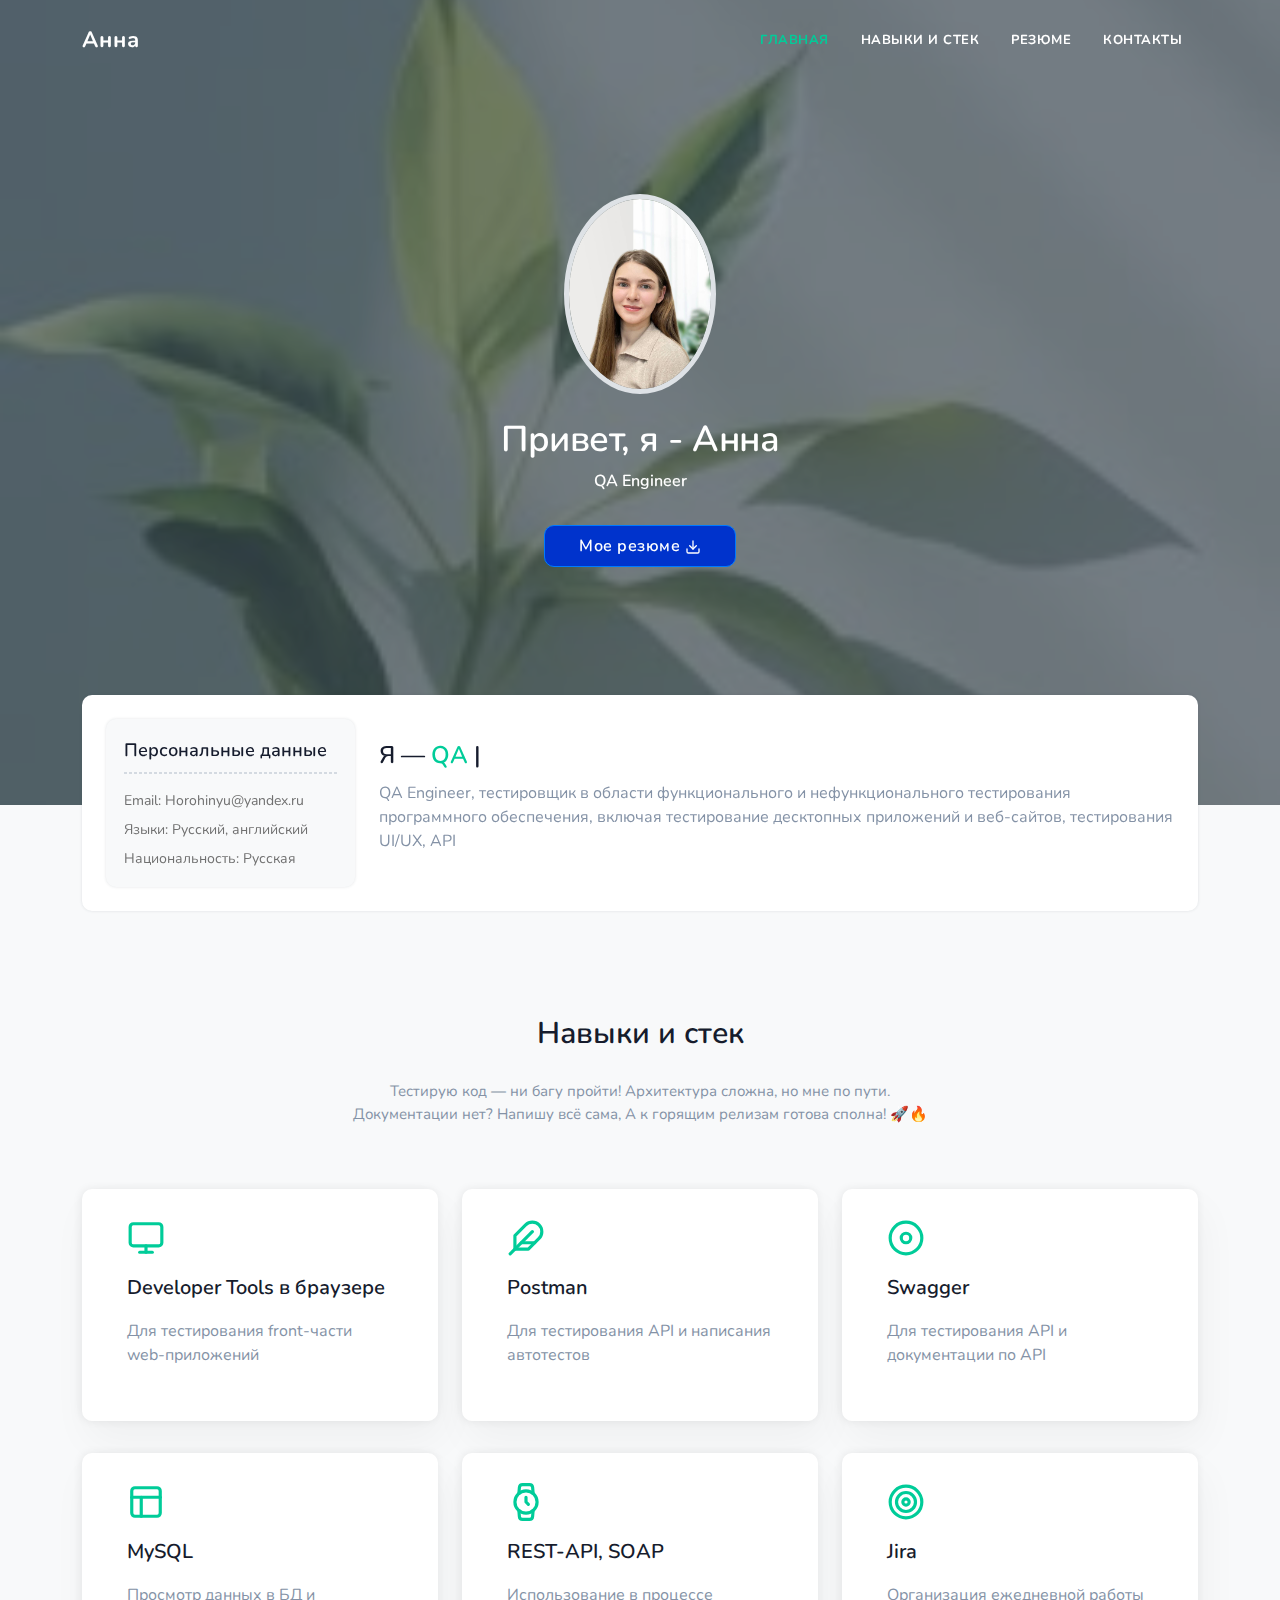
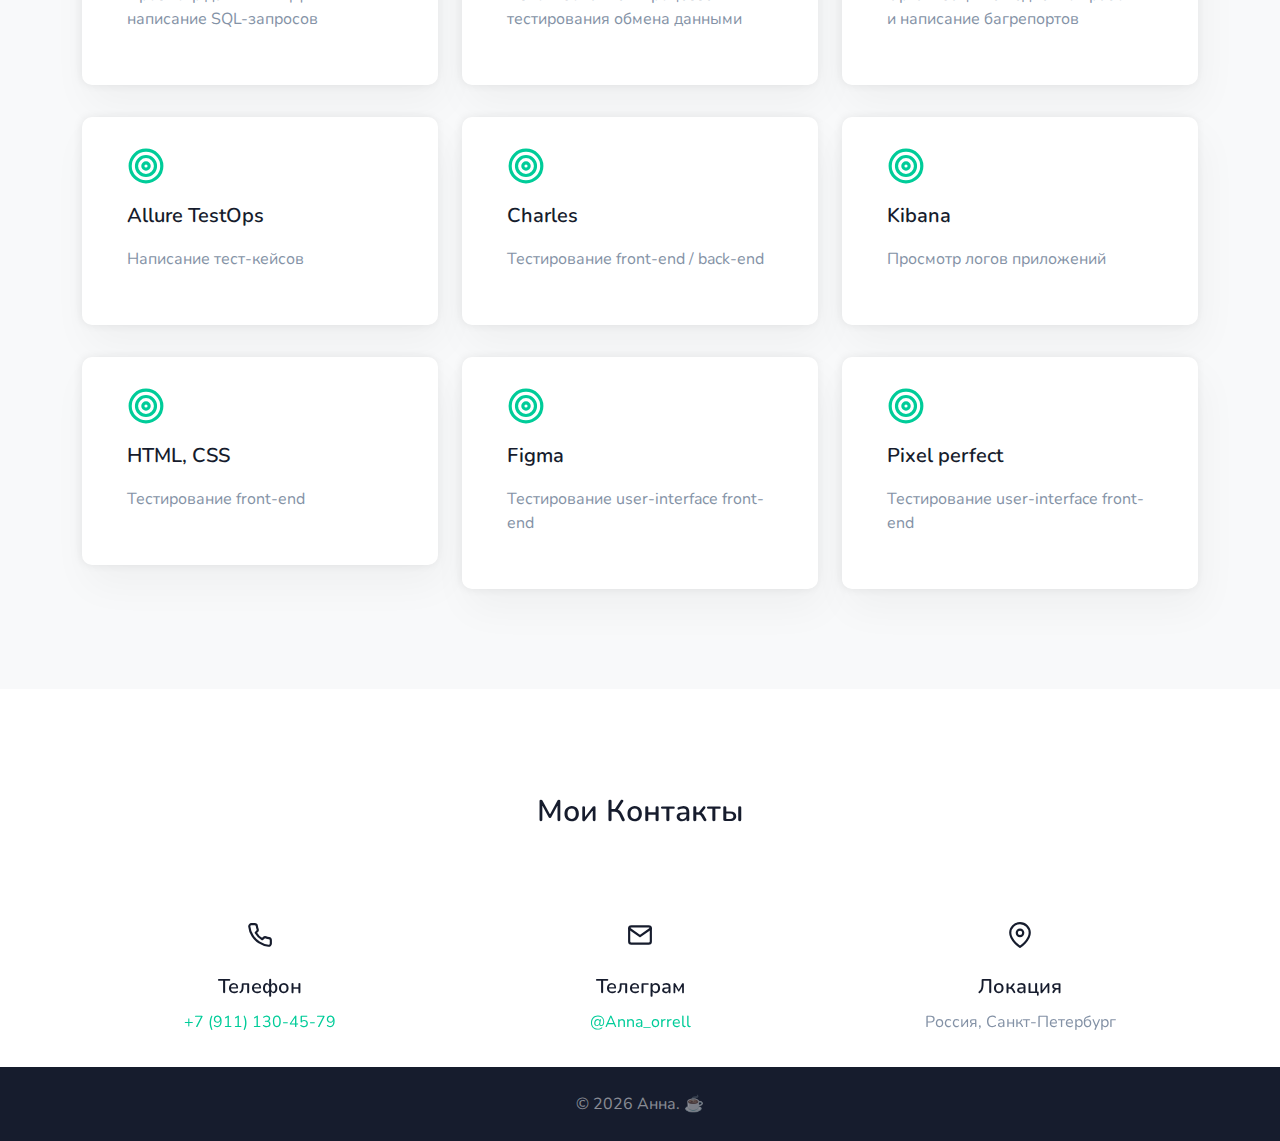
<file: index.html>
<!DOCTYPE html>
<html lang="ru">

<head>
    <meta charset="utf-8"/>
    <title>Сайт-визитка Анны</title>
    <meta name="viewport" content="width=device-width, initial-scale=1.0">
    <!-- favicon -->
    <link rel="shortcut icon" href="images/favicon.png">
    <!-- Bootstrap -->
    <link href="css/bootstrap.min.css" rel="stylesheet" type="text/css"/>
    <!-- MK Lightbox -->
    <link href="css/mklb.css" rel="stylesheet" type="text/css"/>
    <!-- Icons -->
    <link href="css/materialdesignicons.min.css" rel="stylesheet" type="text/css"/>
    <!-- Slider -->
    <link href="css/tiny-slider.css" rel="stylesheet"/>
    <!-- Main css File -->
    <link href="css/style.css" rel="stylesheet" type="text/css" id="theme-opt"/>
    <link href="css/colors/default.css" rel="stylesheet" id="color-opt">
</head>

<body data-bs-spy="scroll" data-bs-offset="20" data-bs-target="#navbar-navlist">
<!-- Loader -->
<div id="preloader">
    <div id="status">
        <div class="spinner">
            <div class="double-bounce1"></div>
            <div class="double-bounce2"></div>
        </div>
    </div>
</div>
<!-- Loader -->

<!-- Navbar Start -->
<nav id="navbar" class="navbar navbar-expand-lg fixed-top navbar-custom navbar-light sticky">
    <div class="container">
        <!-- Logo container-->
        <a class="logo navbar-brand" href="#">Анна</a>

        <button class="navbar-toggler" type="button" data-bs-toggle="collapse" data-bs-target="#navbarCollapse"
                aria-controls="navbarCollapse" aria-expanded="false"
                aria-label="Toggle navigation">
            <i class="mdi mdi-menu"></i>
        </button><!--end button-->

        <div class="collapse navbar-collapse navigation" id="navbarCollapse">
            <ul id="navbar-navlist" class="navbar-nav navbar-nav-link ms-auto">
                <li class="nav-item">
                    <a class="nav-link active" href="#home">Главная</a>
                </li><!--end nav item-->
                <li class="nav-item">
                    <a class="nav-link" href="#services">Навыки и стек</a>
                </li><!--end nav item-->
                <li class="nav-item">
                    <a class="nav-link" href="#Резюме">Резюме</a>
                </li><!--end nav item-->

                <li class="nav-item">
                    <a class="nav-link" href="#contact">Контакты</a>
                </li><!--end nav item-->
            </ul>
        </div>
    </div><!--end container-->
</nav><!--end navbar-->
<!-- Navbar End -->

<!-- Hero Area -->
<div class="hero-area position-relative bg-half-120" style="background-image:url('images/hero-bg.jpg')"
     data-jarallax='{"speed": 0.5}' id="home">
    <div class="bg-overlay"></div>
    <div class="container">
        <div class="row justify-content-center">
            <div class="col-lg-12 col-md-12 align-items-center text-center">
                <div class="title-heading mt-4 pb-60">
                    <img src="images/pal.jpg" class="img-fluid rounded-circle" alt="">
                    <h1 class="heading font-36 text-white mt-4" id="Резюме">Привет, я - Анна</h1>
                    <h6 class="designation mb-3 text-white">QA Engineer</span>
                    </h6>
                    <div class="hero-btn mt-4 pt-2">
                        <a href="images/Анна Орловская.pdf" target="_blank" class="btn btn-primary rounded text-white mb-2"> Мое резюме <i
                                data-feather="download" class="fea icon-sm"></i></a>
                    </div>
                </div>
            </div>
        </div>
    </div>
</div>

<section class="bg-light">
    <div class="container">
        <div class="row">
            <div class="col-lg-12">
                <div class="card public-profile border-0 rounded shadow no-margin" style="z-index: 1;">
                    <div class="card-body">
                        <div class="row align-items-center">
                            <div class="col-lg-3 col-md-4 text-md-start">
                                <!--<img src="images/client/05.jpg" class="avatar avatar-large rounded-circle shadow d-block mx-auto" alt="">-->
                                <div class="about-details key-feature bg-light">
                                    <div class="media-body content">
                                        <h6 class="title mb-2">Персональные данные</h6>
                                        <div class="bor-bottom mt-2 mb-2"></div>
                                        <p class="text-muted mb-2 mt-3 font-14">Email: Horohinyu@yandex.ru</p>
                                        <p class="text-muted mb-2 font-14">Языки: Русский, английский</p>
                                        <p class="text-muted mb-0 font-14">Национальность: Русская</p>
                                    </div>
                                </div>
                            </div>

                            <div class="col-lg-9 col-md-8">
                                <div class="row align-items-end">
                                    <div class="col-md-12 text-md-start mt-4 mt-sm-0">
                                        <h4 class="heading me-2">Я —
                                            <span id="typed" class="text-primary"></span>
                                        </h4>
                                        <p class="text-light-muted mt-2">QA Engineer, тестировщик в области функционального и нефункционального тестирования программного обеспечения,
                                             включая тестирование десктопных приложений и веб-сайтов, тестирования UI/UX, API</p>
                                    </div><!--end col-->
                                </div><!--end row-->
                            </div><!--end col-->
                        </div><!--end row-->
                    </div>
                </div>
            </div><!--end col-->
        </div><!--end row-->
    </div><!--end container-->
</section><!--end section -->


<!-- Service Start -->
<section class="section bg-light" id="services">
    <div class="container">
        <div class="row justify-content-center">
            <div class="col-12 text-center">
                <div class="container-title text-center mb-4 pb-2">
                    <div class="titles">
                        <h2 class="title mb-4">Навыки и стек</h2>
                        <p class="pera-title para-desc-600 text-light-muted mb-0 mx-auto">Тестирую код — ни багу пройти!
                            Архитектура сложна, но мне по пути.
                            Документации нет? Напишу всё сама,
                            А к горящим релизам готова сполна! 🚀🔥</p>
                        <span></span>
                    </div>
                </div>
            </div><!--end col-->
        </div><!--end row-->

        <div class="row">
            <div class="col-lg-4 col-md-6 col-12 mt-4 pt-2">
                <div class="feature-widget text-left rounded">
                    <div class="services-icon text-primary mb-3">
                        <i data-feather="monitor" class="fea icon-md"></i>
                    </div>
                    <div class="services-texts">
                        <h3 class="title mb-3">Developer Tools в браузере</h3>
                        <p class="text-light-muted mb-4">Для тестирования front-части web-приложений</p>
                    </div>
                </div>
            </div>

            <div class="col-lg-4 col-md-6 col-12 mt-4 pt-2">
                <div class="feature-widget text-left rounded">
                    <div class="services-icon text-primary mb-3">
                        <i data-feather="feather" class="fea icon-md"></i>
                    </div>
                    <div class="services-texts">
                        <h3 class="title mb-3">Postman</h3>
                        <p class="text-light-muted mb-4">Для тестирования API и написания автотестов</p>
                    </div>
                </div>
            </div>

            <div class="col-lg-4 col-md-6 col-12 mt-4 pt-2">
                <div class="feature-widget text-left rounded">
                    <div class="services-icon text-primary mb-3">
                        <i data-feather="disc" class="fea icon-md"></i>
                    </div>
                    <div class="services-texts">
                        <h3 class="title mb-3">Swagger</h3>
                        <p class="text-light-muted mb-4">Для тестирования API и документации по API</p>
                    </div>
                </div>
            </div>

            <div class="col-lg-4 col-md-6 col-12 mt-4 pt-2">
                <div class="feature-widget text-left rounded">
                    <div class="services-icon text-primary mb-3">
                        <i data-feather="layout" class="fea icon-md"></i>
                    </div>
                    <div class="services-texts">
                        <h3 class="title mb-3">MySQL</h3>
                        <p class="text-light-muted mb-4">Просмотр данных в БД и написание SQL-запросов</p>
                    </div>
                </div>
            </div>

            <div class="col-lg-4 col-md-6 col-12 mt-4 pt-2">
                <div class="feature-widget text-left rounded">
                    <div class="services-icon text-primary mb-3">
                        <i data-feather="watch" class="fea icon-md"></i>
                    </div>
                    <div class="services-texts">
                        <h3 class="title mb-3">REST-API, SOAP</h3>
                        <p class="text-light-muted mb-4">Использование в процессе тестирования обмена данными</p>
                    </div>
                </div>
            </div>

            <div class="col-lg-4 col-md-6 col-12 mt-4 pt-2">
                <div class="feature-widget text-left rounded">
                    <div class="icon services-icon text-primary mb-3">
                        <i data-feather="target" class="fea icon-md"></i>
                    </div>
                    <div class="services-texts">
                        <h3 class="title mb-3">Jira</h3>
                        <p class="text-light-muted mb-4">Организация ежедневной работы и написание багрепортов</p>
                    </div>
                </div>
            </div>

            <div class="col-lg-4 col-md-6 col-12 mt-4 pt-2">
                <div class="feature-widget text-left rounded">
                    <div class="icon services-icon text-primary mb-3">
                        <i data-feather="target" class="fea icon-md"></i>
                    </div>
                    <div class="services-texts">
                        <h3 class="title mb-3">Allure TestOps</h3>
                        <p class="text-light-muted mb-4">Написание тест-кейсов</p>
                    </div>
                </div>
            </div>
            <div class="col-lg-4 col-md-6 col-12 mt-4 pt-2">
                <div class="feature-widget text-left rounded">
                    <div class="icon services-icon text-primary mb-3">
                        <i data-feather="target" class="fea icon-md"></i>
                    </div>
                    <div class="services-texts">
                        <h3 class="title mb-3">Charles</h3>
                        <p class="text-light-muted mb-4">Тестирование front-end / back-end</p>
                    </div>
                </div>
            </div>
            <div class="col-lg-4 col-md-6 col-12 mt-4 pt-2">
                <div class="feature-widget text-left rounded">
                    <div class="icon services-icon text-primary mb-3">
                        <i data-feather="target" class="fea icon-md"></i>
                    </div>
                    <div class="services-texts">
                        <h3 class="title mb-3">Kibana</h3>
                        <p class="text-light-muted mb-4">Просмотр логов приложений</p>
                    </div>
                </div>
            </div>
            <div class="col-lg-4 col-md-6 col-12 mt-4 pt-2">
                <div class="feature-widget text-left rounded">
                    <div class="icon services-icon text-primary mb-3">
                        <i data-feather="target" class="fea icon-md"></i>
                    </div>
                    <div class="services-texts">
                        <h3 class="title mb-3">HTML, CSS</h3>
                        <p class="text-light-muted mb-4">Тестирование front-end</p>
                    </div>
                </div>
            </div>
            <div class="col-lg-4 col-md-6 col-12 mt-4 pt-2">
                <div class="feature-widget text-left rounded">
                    <div class="icon services-icon text-primary mb-3">
                        <i data-feather="target" class="fea icon-md"></i>
                    </div>
                    <div class="services-texts">
                        <h3 class="title mb-3">Figma</h3>
                        <p class="text-light-muted mb-4">Тестирование user-interface front-end</p>
                    </div>
                </div>
            </div>
            <div class="col-lg-4 col-md-6 col-12 mt-4 pt-2">
                <div class="feature-widget text-left rounded">
                    <div class="icon services-icon text-primary mb-3">
                        <i data-feather="target" class="fea icon-md"></i>
                    </div>
                    <div class="services-texts">
                        <h3 class="title mb-3">Pixel perfect</h3>
                        <p class="text-light-muted mb-4">Тестирование user-interface front-end</p>
                    </div>
                </div>
            </div>


        </div><!-- end row -->
    </div>
</section>
<!-- End Start -->

<!-- Contact Start -->
<section class="section pb-0" id="contact">
    <div class="container">
        <div class="row justify-content-center">
            <div class="col-12 text-center">
                <div class="container-title text-center mb-4 pb-2">
                    <div class="titles">
                        <h2 class="title text-capitalize mb-4">Мои контакты</h2>
                    </div>
                </div>
            </div><!--end col-->
        </div><!--end row-->

        <div class="row">
            <div class="col-md-4 mt-4 pt-2">
                <div class="contact-detail text-center">
                    <div class="icon">
                        <i data-feather="phone" class="fea icon-md"></i>
                    </div>
                    <div class="content mt-4">
                        <h5 class="title">Телефон</h5>
                        <a href="tel:+79111304579" class="text-primary">+7 (911) 130-45-79</a>
                    </div>
                </div>
            </div><!--end col-->

            <div class="col-md-4 mt-4 pt-2">
                <div class="contact-detail text-center">
                    <div class="icon">
                        <i data-feather="mail" class="fea icon-md"></i>
                    </div>
                    <div class="content mt-4">
                        <h5 class="title">Телеграм</h5>
                        <a href="https://t.me/Anna_orrell" class="text-primary">@Anna_orrell</a>
                    </div>
                </div>
            </div><!--end col-->

            <div class="col-md-4 mt-4 pt-2">
                <div class="contact-detail text-center">
                    <div class="icon">
                        <i data-feather="map-pin" class="fea icon-md"></i>
                    </div>
                    <div class="content mt-4">
                        <h5 class="title">Локация</h5>
                        <p class="text-light-muted">Россия, Санкт-Петербург</p>
                    </div>
                </div>
            </div><!--end col-->
        </div><!--end row-->
    </div><!--end container-->
</section><!--end section-->

<footer class="footer footer-bar bg-black">
    <div class="container text-foot text-center">
        <p class="mb-0 text-white-50">©
            <script>document.write(new Date().getFullYear())</script>
            Анна. ☕</p>
    </div><!--end container-->
</footer><!--end footer-->
<!-- Footer End -->

<a href="javascript: void(0);" class="back-to-top btn btn-icon btn-soft-primary" id="back-to-top"
   onclick="topFunction()">
    <i data-feather="arrow-up" class="icons"></i>
</a>
<!-- Back to top -->

<!-- Javascript -->
<script src="js/bootstrap.bundle.min.js"></script>

<!-- Slider -->
<script src="js/tiny-slider.js "></script>
<script src="js/tiny-slider-init.js "></script>

<!-- MK Lightbox -->
<script src="js/mklb.js"></script>

<!-- Contact -->
<script src="js/contact.js"></script>

<!-- Counter init -->
<script src="js/counter.init.js"></script>

<!-- Feather icon -->
<script src="js/feather.min.js"></script>

<!-- Parallax -->
<script src="js/parallax.js"></script>

<!-- Typed -->
<script src="js/typed.js"></script>
<script src="js/typed.init.js"></script>

<!-- Switcher -->
<script src="js/switcher.js"></script>

<!-- Main Js -->
<script src="js/app.js"></script>

</body>
</html>
</file>
<file: css/tiny-slider.css>
.tns-outer{padding:0 !important}.tns-outer [hidden]{display:none !important}.tns-outer [aria-controls],.tns-outer [data-action]{cursor:pointer}.tns-slider{-webkit-transition:all 0s;-moz-transition:all 0s;transition:all 0s}.tns-slider>.tns-item{-webkit-box-sizing:border-box;-moz-box-sizing:border-box;box-sizing:border-box}.tns-horizontal.tns-subpixel{white-space:nowrap}.tns-horizontal.tns-subpixel>.tns-item{display:inline-block;vertical-align:top;white-space:normal}.tns-horizontal.tns-no-subpixel:after{content:'';display:table;clear:both}.tns-horizontal.tns-no-subpixel>.tns-item{float:left}.tns-horizontal.tns-carousel.tns-no-subpixel>.tns-item{margin-right:-100%}.tns-no-calc{position:relative;left:0}.tns-gallery{position:relative;left:0;min-height:1px}.tns-gallery>.tns-item{position:absolute;left:-100%;-webkit-transition:transform 0s, opacity 0s;-moz-transition:transform 0s, opacity 0s;transition:transform 0s, opacity 0s}.tns-gallery>.tns-slide-active{position:relative;left:auto !important}.tns-gallery>.tns-moving{-webkit-transition:all 0.25s;-moz-transition:all 0.25s;transition:all 0.25s}.tns-autowidth{display:inline-block}.tns-lazy-img{-webkit-transition:opacity 0.6s;-moz-transition:opacity 0.6s;transition:opacity 0.6s;opacity:0.6}.tns-lazy-img.tns-complete{opacity:1}.tns-ah{-webkit-transition:height 0s;-moz-transition:height 0s;transition:height 0s}.tns-ovh{overflow:hidden}.tns-visually-hidden{position:absolute;left:-10000em}.tns-transparent{opacity:0;visibility:hidden}.tns-fadeIn{opacity:1;filter:alpha(opacity=100);z-index:0}.tns-normal,.tns-fadeOut{opacity:0;filter:alpha(opacity=0);z-index:-1}.tns-vpfix{white-space:nowrap}.tns-vpfix>div,.tns-vpfix>li{display:inline-block}.tns-t-subp2{margin:0 auto;width:310px;position:relative;height:10px;overflow:hidden}.tns-t-ct{width:2333.3333333%;width:-webkit-calc(100% * 70 / 3);width:-moz-calc(100% * 70 / 3);width:calc(100% * 70 / 3);position:absolute;right:0}.tns-t-ct:after{content:'';display:table;clear:both}.tns-t-ct>div{width:1.4285714%;width:-webkit-calc(100% / 70);width:-moz-calc(100% / 70);width:calc(100% / 70);height:10px;float:left}

/*# sourceMappingURL=sourcemaps/tiny-slider.css.map */
</file>
<file: css/style.css>
@import url("https://fonts.googleapis.com/css?family=Nunito:300,400,600,700&display=swap");
body {
  font-family: "Nunito", sans-serif;
  overflow-x: hidden !important;
  font-size: 16px;
  color: #161c2d;
}

h1, h2, h3, h4, h5, h6,
.h1, .h2, .h3, .h4, .h5, .h6 {
  font-family: "Nunito", sans-serif;
  line-height: 1.5;
  font-weight: 600;
}

::-moz-selection {
  background: rgba(108, 117, 125, 0.9);
  color: #ffffff;
}

::selection {
  background: rgba(108, 117, 125, 0.9);
  color: #ffffff;
}

.pera-title {
  font-size: 15px;
}

a {
  text-decoration: none !important;
}

.bg-overlay {
  background-color: rgba(60, 72, 88, 0.7);
  position: absolute;
  top: 0;
  right: 0;
  left: 0;
  bottom: 0;
  width: 100%;
  height: 100%;
}

.bg-overlay-white {
  background-color: rgba(255, 255, 255, 0.8) !important;
}

.back-to-top {
  z-index: 99;
  position: fixed;
  bottom: 30px;
  right: 30px;
  width: 32px;
  height: 32px;
  line-height: 30px;
  display: none;
  color: #161c2d;
  background-color: #ced4da;
  -webkit-transition: all 0.5s ease;
  transition: all 0.5s ease;
  -webkit-box-shadow: 0 0 3px rgba(22, 28, 45, 0.15);
          box-shadow: 0 0 3px rgba(22, 28, 45, 0.15);
}

.back-to-top:hover {
  background-color: #007bff;
  color: #ffffff;
}

.back-to-top .icons {
  -webkit-transition: all 0.5s ease;
  transition: all 0.5s ease;
  stroke-width: 2;
  height: 14px;
  width: 14px;
}

.btn.btn-icon {
  height: 36px;
  width: 36px;
  line-height: 34px;
  padding: 0;
}

.btn-soft-primary {
  background-color: rgba(0, 123, 255, 0.3) !important;
  border: 1px solid rgba(0, 123, 255, 0.3) !important;
}

.container-title .titles .title {
  color: #161c2d;
  font-weight: 600;
  font-size: 30px;
}

.mt-70 {
  margin-top: 70px;
}

.width-max {
  max-width: 500px;
}

.font-36 {
  font-size: 36px !important;
}

.para-desc-600 {
  max-width: 600px;
}

.zThemes-layout {
  background: url(../images/bg-img.jpg) fixed repeat;
}

.zThemes-layout .zThemesbox {
  background: #ffffff;
  -webkit-box-shadow: 0 0 3px rgba(60, 72, 88, 0.15);
          box-shadow: 0 0 3px rgba(60, 72, 88, 0.15);
  max-width: 1170px;
  margin: 0 auto;
}

.zThemes-layout .boxed-home {
  max-width: 1170px;
  margin: 0 auto;
}

.text-primary {
  color: #007bff !important;
}

.bg-primary {
  background-color: #007bff !important;
}

.text-secondary {
  color: #6c757d !important;
}

.bg-secondary {
  background-color: #6c757d !important;
}

.text-success {
  color: #28a745 !important;
}

.bg-success {
  background-color: #28a745 !important;
}

.text-info {
  color: #17a2b8 !important;
}

.bg-info {
  background-color: #17a2b8 !important;
}

.text-warning {
  color: #ffc107 !important;
}

.bg-warning {
  background-color: #ffc107 !important;
}

.text-danger {
  color: #dc3545 !important;
}

.bg-danger {
  background-color: #dc3545 !important;
}

.text-dark {
  color: #343a40 !important;
}

.bg-dark {
  background-color: #343a40 !important;
}

.text-muted {
  color: #707070 !important;
}

.bg-muted {
  background-color: #707070 !important;
}

.text-light {
  color: #f8f9fa !important;
}

.bg-light {
  background-color: #f8f9fa !important;
}

.text-light-muted {
  color: #8492a6 !important;
}

.bg-light-muted {
  background-color: #8492a6 !important;
}

.text-body-bg {
  color: #f5f5f5 !important;
}

.bg-body-bg {
  background-color: #f5f5f5 !important;
}

.text-black {
  color: #161c2d !important;
}

.bg-black {
  background-color: #161c2d !important;
}

.text-white {
  color: #ffffff !important;
}

.bg-white {
  background-color: #ffffff !important;
}

.section {
  padding-top: 100px;
  padding-bottom: 100px;
  position: relative;
}

.bg-light {
  background: #f6f7fa;
  opacity: 1;
}

.rounded {
  border-radius: 10px !important;
}

.rounded-top {
  border-top-left-radius: 10px !important;
  border-top-right-radius: 10px !important;
}

.fea.icon-md {
  height: 26px;
  width: 26px;
}

.font-14 {
  font-size: 14px;
}

.font-weight-600 {
  font-weight: 600;
}

.sticky-sidebar {
  position: -webkit-sticky;
  position: sticky;
  top: 80px;
}

.row > * {
  position: relative;
}

.btn {
  font-weight: 600;
  border-radius: 6px;
  padding: 8px 34px;
  -webkit-transition: all 0.5s;
  transition: all 0.5s;
  letter-spacing: 0.5px;
  -webkit-box-shadow: none !important;
          box-shadow: none !important;
  outline: none;
  text-decoration: none;
  -webkit-transition: all 0.3s;
  transition: all 0.3s;
}

.btn:focus {
  -webkit-box-shadow: none !important;
          box-shadow: none !important;
}

.btn:hover {
  -webkit-transform: translateY(-2px);
          transform: translateY(-2px);
  -webkit-transition: all 0.5s;
  transition: all 0.5s;
}

.btn.btn-lg {
  padding: 10px 22px !important;
  font-size: 18px !important;
}

.btn.btn-sm {
  padding: 8px 16px !important;
  font-size: 14px !important;
}

.btn.btn-primary {
  background-color: #007bff;
  border: 1px solid #007bff;
  color: #ffffff;
  -webkit-box-shadow: 0 16px 16px -8px rgba(22, 28, 45, 0.16);
          box-shadow: 0 16px 16px -8px rgba(22, 28, 45, 0.16);
}

.btn.btn-primary:hover, .btn.btn-primary:focus, .btn.btn-primary.focus, .btn.btn-primary:active, .btn.btn-primary.active {
  background-color: #0074f0;
  border: 1px solid #0074f0;
  color: #ffffff !important;
}

.btn.btn-outline-primary {
  border: 1px solid #007bff;
  color: #007bff;
}

.btn.btn-outline-primary:hover, .btn.btn-outline-primary:focus, .btn.btn-outline-primary.focus, .btn.btn-outline-primary:active, .btn.btn-outline-primary.active {
  background-color: #007bff;
  border: 1px solid #007bff;
  -webkit-box-shadow: 0 3px 10px rgba(0, 123, 255, 0.5);
          box-shadow: 0 3px 10px rgba(0, 123, 255, 0.5);
  color: #ffffff;
}

.btn.btn-secondary {
  background-color: #6c757d;
  border: 1px solid #6c757d;
  color: #ffffff;
  -webkit-box-shadow: 0 16px 16px -8px rgba(22, 28, 45, 0.16);
          box-shadow: 0 16px 16px -8px rgba(22, 28, 45, 0.16);
}

.btn.btn-secondary:hover, .btn.btn-secondary:focus, .btn.btn-secondary.focus, .btn.btn-secondary:active, .btn.btn-secondary.active {
  background-color: #656d75;
  border: 1px solid #656d75;
  color: #ffffff !important;
}

.btn.btn-outline-secondary {
  border: 1px solid #6c757d;
  color: #6c757d;
}

.btn.btn-outline-secondary:hover, .btn.btn-outline-secondary:focus, .btn.btn-outline-secondary.focus, .btn.btn-outline-secondary:active, .btn.btn-outline-secondary.active {
  background-color: #6c757d;
  border: 1px solid #6c757d;
  -webkit-box-shadow: 0 3px 10px rgba(108, 117, 125, 0.5);
          box-shadow: 0 3px 10px rgba(108, 117, 125, 0.5);
  color: #ffffff;
}

.btn.btn-success {
  background-color: #28a745;
  border: 1px solid #28a745;
  color: #ffffff;
  -webkit-box-shadow: 0 16px 16px -8px rgba(22, 28, 45, 0.16);
          box-shadow: 0 16px 16px -8px rgba(22, 28, 45, 0.16);
}

.btn.btn-success:hover, .btn.btn-success:focus, .btn.btn-success.focus, .btn.btn-success:active, .btn.btn-success.active {
  background-color: #259b40;
  border: 1px solid #259b40;
  color: #ffffff !important;
}

.btn.btn-outline-success {
  border: 1px solid #28a745;
  color: #28a745;
}

.btn.btn-outline-success:hover, .btn.btn-outline-success:focus, .btn.btn-outline-success.focus, .btn.btn-outline-success:active, .btn.btn-outline-success.active {
  background-color: #28a745;
  border: 1px solid #28a745;
  -webkit-box-shadow: 0 3px 10px rgba(40, 167, 69, 0.5);
          box-shadow: 0 3px 10px rgba(40, 167, 69, 0.5);
  color: #ffffff;
}

.btn.btn-info {
  background-color: #17a2b8;
  border: 1px solid #17a2b8;
  color: #ffffff;
  -webkit-box-shadow: 0 16px 16px -8px rgba(22, 28, 45, 0.16);
          box-shadow: 0 16px 16px -8px rgba(22, 28, 45, 0.16);
}

.btn.btn-info:hover, .btn.btn-info:focus, .btn.btn-info.focus, .btn.btn-info:active, .btn.btn-info.active {
  background-color: #1596aa;
  border: 1px solid #1596aa;
  color: #ffffff !important;
}

.btn.btn-outline-info {
  border: 1px solid #17a2b8;
  color: #17a2b8;
}

.btn.btn-outline-info:hover, .btn.btn-outline-info:focus, .btn.btn-outline-info.focus, .btn.btn-outline-info:active, .btn.btn-outline-info.active {
  background-color: #17a2b8;
  border: 1px solid #17a2b8;
  -webkit-box-shadow: 0 3px 10px rgba(23, 162, 184, 0.5);
          box-shadow: 0 3px 10px rgba(23, 162, 184, 0.5);
  color: #ffffff;
}

.btn.btn-warning {
  background-color: #ffc107;
  border: 1px solid #ffc107;
  color: #ffffff;
  -webkit-box-shadow: 0 16px 16px -8px rgba(22, 28, 45, 0.16);
          box-shadow: 0 16px 16px -8px rgba(22, 28, 45, 0.16);
}

.btn.btn-warning:hover, .btn.btn-warning:focus, .btn.btn-warning.focus, .btn.btn-warning:active, .btn.btn-warning.active {
  background-color: #f7b900;
  border: 1px solid #f7b900;
  color: #ffffff !important;
}

.btn.btn-outline-warning {
  border: 1px solid #ffc107;
  color: #ffc107;
}

.btn.btn-outline-warning:hover, .btn.btn-outline-warning:focus, .btn.btn-outline-warning.focus, .btn.btn-outline-warning:active, .btn.btn-outline-warning.active {
  background-color: #ffc107;
  border: 1px solid #ffc107;
  -webkit-box-shadow: 0 3px 10px rgba(255, 193, 7, 0.5);
          box-shadow: 0 3px 10px rgba(255, 193, 7, 0.5);
  color: #ffffff;
}

.btn.btn-danger {
  background-color: #dc3545;
  border: 1px solid #dc3545;
  color: #ffffff;
  -webkit-box-shadow: 0 16px 16px -8px rgba(22, 28, 45, 0.16);
          box-shadow: 0 16px 16px -8px rgba(22, 28, 45, 0.16);
}

.btn.btn-danger:hover, .btn.btn-danger:focus, .btn.btn-danger.focus, .btn.btn-danger:active, .btn.btn-danger.active {
  background-color: #da2839;
  border: 1px solid #da2839;
  color: #ffffff !important;
}

.btn.btn-outline-danger {
  border: 1px solid #dc3545;
  color: #dc3545;
}

.btn.btn-outline-danger:hover, .btn.btn-outline-danger:focus, .btn.btn-outline-danger.focus, .btn.btn-outline-danger:active, .btn.btn-outline-danger.active {
  background-color: #dc3545;
  border: 1px solid #dc3545;
  -webkit-box-shadow: 0 3px 10px rgba(220, 53, 69, 0.5);
          box-shadow: 0 3px 10px rgba(220, 53, 69, 0.5);
  color: #ffffff;
}

.btn.btn-dark {
  background-color: #343a40;
  border: 1px solid #343a40;
  color: #ffffff;
  -webkit-box-shadow: 0 16px 16px -8px rgba(22, 28, 45, 0.16);
          box-shadow: 0 16px 16px -8px rgba(22, 28, 45, 0.16);
}

.btn.btn-dark:hover, .btn.btn-dark:focus, .btn.btn-dark.focus, .btn.btn-dark:active, .btn.btn-dark.active {
  background-color: #2d3238;
  border: 1px solid #2d3238;
  color: #ffffff !important;
}

.btn.btn-outline-dark {
  border: 1px solid #343a40;
  color: #343a40;
}

.btn.btn-outline-dark:hover, .btn.btn-outline-dark:focus, .btn.btn-outline-dark.focus, .btn.btn-outline-dark:active, .btn.btn-outline-dark.active {
  background-color: #343a40;
  border: 1px solid #343a40;
  -webkit-box-shadow: 0 3px 10px rgba(52, 58, 64, 0.5);
          box-shadow: 0 3px 10px rgba(52, 58, 64, 0.5);
  color: #ffffff;
}

.btn.btn-muted {
  background-color: #707070;
  border: 1px solid #707070;
  color: #ffffff;
  -webkit-box-shadow: 0 16px 16px -8px rgba(22, 28, 45, 0.16);
          box-shadow: 0 16px 16px -8px rgba(22, 28, 45, 0.16);
}

.btn.btn-muted:hover, .btn.btn-muted:focus, .btn.btn-muted.focus, .btn.btn-muted:active, .btn.btn-muted.active {
  background-color: #686868;
  border: 1px solid #686868;
  color: #ffffff !important;
}

.btn.btn-outline-muted {
  border: 1px solid #707070;
  color: #707070;
}

.btn.btn-outline-muted:hover, .btn.btn-outline-muted:focus, .btn.btn-outline-muted.focus, .btn.btn-outline-muted:active, .btn.btn-outline-muted.active {
  background-color: #707070;
  border: 1px solid #707070;
  -webkit-box-shadow: 0 3px 10px rgba(112, 112, 112, 0.5);
          box-shadow: 0 3px 10px rgba(112, 112, 112, 0.5);
  color: #ffffff;
}

.btn.btn-light {
  background-color: #f8f9fa;
  border: 1px solid #f8f9fa;
  color: #ffffff;
  -webkit-box-shadow: 0 16px 16px -8px rgba(22, 28, 45, 0.16);
          box-shadow: 0 16px 16px -8px rgba(22, 28, 45, 0.16);
}

.btn.btn-light:hover, .btn.btn-light:focus, .btn.btn-light.focus, .btn.btn-light:active, .btn.btn-light.active {
  background-color: #eff1f4;
  border: 1px solid #eff1f4;
  color: #ffffff !important;
}

.btn.btn-outline-light {
  border: 1px solid #f8f9fa;
  color: #f8f9fa;
}

.btn.btn-outline-light:hover, .btn.btn-outline-light:focus, .btn.btn-outline-light.focus, .btn.btn-outline-light:active, .btn.btn-outline-light.active {
  background-color: #f8f9fa;
  border: 1px solid #f8f9fa;
  -webkit-box-shadow: 0 3px 10px rgba(248, 249, 250, 0.5);
          box-shadow: 0 3px 10px rgba(248, 249, 250, 0.5);
  color: #ffffff;
}

.btn.btn-light-muted {
  background-color: #8492a6;
  border: 1px solid #8492a6;
  color: #ffffff;
  -webkit-box-shadow: 0 16px 16px -8px rgba(22, 28, 45, 0.16);
          box-shadow: 0 16px 16px -8px rgba(22, 28, 45, 0.16);
}

.btn.btn-light-muted:hover, .btn.btn-light-muted:focus, .btn.btn-light-muted.focus, .btn.btn-light-muted:active, .btn.btn-light-muted.active {
  background-color: #7b8aa0;
  border: 1px solid #7b8aa0;
  color: #ffffff !important;
}

.btn.btn-outline-light-muted {
  border: 1px solid #8492a6;
  color: #8492a6;
}

.btn.btn-outline-light-muted:hover, .btn.btn-outline-light-muted:focus, .btn.btn-outline-light-muted.focus, .btn.btn-outline-light-muted:active, .btn.btn-outline-light-muted.active {
  background-color: #8492a6;
  border: 1px solid #8492a6;
  -webkit-box-shadow: 0 3px 10px rgba(132, 146, 166, 0.5);
          box-shadow: 0 3px 10px rgba(132, 146, 166, 0.5);
  color: #ffffff;
}

.btn.btn-body-bg {
  background-color: #f5f5f5;
  border: 1px solid #f5f5f5;
  color: #ffffff;
  -webkit-box-shadow: 0 16px 16px -8px rgba(22, 28, 45, 0.16);
          box-shadow: 0 16px 16px -8px rgba(22, 28, 45, 0.16);
}

.btn.btn-body-bg:hover, .btn.btn-body-bg:focus, .btn.btn-body-bg.focus, .btn.btn-body-bg:active, .btn.btn-body-bg.active {
  background-color: #ededed;
  border: 1px solid #ededed;
  color: #ffffff !important;
}

.btn.btn-outline-body-bg {
  border: 1px solid #f5f5f5;
  color: #f5f5f5;
}

.btn.btn-outline-body-bg:hover, .btn.btn-outline-body-bg:focus, .btn.btn-outline-body-bg.focus, .btn.btn-outline-body-bg:active, .btn.btn-outline-body-bg.active {
  background-color: #f5f5f5;
  border: 1px solid #f5f5f5;
  -webkit-box-shadow: 0 3px 10px rgba(245, 245, 245, 0.5);
          box-shadow: 0 3px 10px rgba(245, 245, 245, 0.5);
  color: #ffffff;
}

.btn.btn-black {
  background-color: #161c2d;
  border: 1px solid #161c2d;
  color: #ffffff;
  -webkit-box-shadow: 0 16px 16px -8px rgba(22, 28, 45, 0.16);
          box-shadow: 0 16px 16px -8px rgba(22, 28, 45, 0.16);
}

.btn.btn-black:hover, .btn.btn-black:focus, .btn.btn-black.focus, .btn.btn-black:active, .btn.btn-black.active {
  background-color: #111623;
  border: 1px solid #111623;
  color: #ffffff !important;
}

.btn.btn-outline-black {
  border: 1px solid #161c2d;
  color: #161c2d;
}

.btn.btn-outline-black:hover, .btn.btn-outline-black:focus, .btn.btn-outline-black.focus, .btn.btn-outline-black:active, .btn.btn-outline-black.active {
  background-color: #161c2d;
  border: 1px solid #161c2d;
  -webkit-box-shadow: 0 3px 10px rgba(22, 28, 45, 0.5);
          box-shadow: 0 3px 10px rgba(22, 28, 45, 0.5);
  color: #ffffff;
}

.btn.btn-white {
  background-color: #ffffff;
  border: 1px solid #ffffff;
  color: #ffffff;
  -webkit-box-shadow: 0 16px 16px -8px rgba(22, 28, 45, 0.16);
          box-shadow: 0 16px 16px -8px rgba(22, 28, 45, 0.16);
}

.btn.btn-white:hover, .btn.btn-white:focus, .btn.btn-white.focus, .btn.btn-white:active, .btn.btn-white.active {
  background-color: #f7f7f7;
  border: 1px solid #f7f7f7;
  color: #ffffff !important;
}

.btn.btn-outline-white {
  border: 1px solid #ffffff;
  color: #ffffff;
}

.btn.btn-outline-white:hover, .btn.btn-outline-white:focus, .btn.btn-outline-white.focus, .btn.btn-outline-white:active, .btn.btn-outline-white.active {
  background-color: #ffffff;
  border: 1px solid #ffffff;
  -webkit-box-shadow: 0 3px 10px rgba(255, 255, 255, 0.5);
          box-shadow: 0 3px 10px rgba(255, 255, 255, 0.5);
  color: #ffffff;
}

.btn.btn-light {
  background-color: #f8f9fa;
  border: 1px solid #f8f9fa;
  color: #343a40 !important;
}

.btn.btn-light:hover, .btn.btn-light:focus, .btn.btn-light.focus, .btn.btn-light:active, .btn.btn-light.active {
  background-color: white;
  border: 1px solid white;
  -webkit-box-shadow: 0 0 0 2px rgba(248, 249, 250, 0.08);
          box-shadow: 0 0 0 2px rgba(248, 249, 250, 0.08);
  color: #343a40 !important;
}

.btn.btn-outline-primary {
  border: 1px solid #007bff;
  color: #007bff;
}

.btn.btn-outline-primary:hover, .btn.btn-outline-primary:focus, .btn.btn-outline-primary.focus, .btn.btn-outline-primary:active, .btn.btn-outline-primary.active {
  background-color: #007bff;
  border: 1px solid #007bff;
  color: #ffffff !important;
}

.btn .btn-primary {
  color: #ffffff;
  background-color: #007bff;
  border: 1px solid #007bff;
  color: #ffffff !important;
  -webkit-box-shadow: 0 3px 5px 0 rgba(229, 75, 75, 0.3);
          box-shadow: 0 3px 5px 0 rgba(229, 75, 75, 0.3);
}

.btn .btn-primary:hover, .btn .btn-primary:focus, .btn .btn-primary:active, .btn .btn-primary.active, .btn .btn-primary.focus,
.btn .btn-primary .open > .dropdown-toggle.btn-custom {
  outline: none;
  text-decoration: none;
  color: #ffffff;
}

#preloader {
  position: fixed;
  top: 0;
  left: 0;
  right: 0;
  bottom: 0;
  background-color: #007bff;
  z-index: 9999999;
}

#preloader #status {
  position: absolute;
  left: 0;
  right: 0;
  top: 50%;
  -webkit-transform: translateY(-50%);
          transform: translateY(-50%);
}

#preloader .spinner {
  width: 40px;
  height: 40px;
  position: relative;
  margin: 100px auto;
}

#preloader .double-bounce1,
#preloader .double-bounce2 {
  width: 100%;
  height: 100%;
  border-radius: 50%;
  background-color: #ffffff;
  opacity: 0.6;
  position: absolute;
  top: 0;
  left: 0;
  -webkit-animation: sk-bounce 2.0s infinite ease-in-out;
          animation: sk-bounce 2.0s infinite ease-in-out;
}

#preloader #status .spinner .double-bounce2 {
  -webkit-animation-delay: -1.0s;
          animation-delay: -1.0s;
}

@-webkit-keyframes sk-bounce {
  0%, 100% {
    -webkit-transform: scale(0);
            transform: scale(0);
  }
  50% {
    -webkit-transform: scale(1);
            transform: scale(1);
  }
}

@keyframes sk-bounce {
  0%, 100% {
    -webkit-transform: scale(0);
            transform: scale(0);
  }
  50% {
    -webkit-transform: scale(1);
            transform: scale(1);
  }
}

.navbar-custom {
  z-index: 999;
  padding: 20px 0px;
  background-color: transparent;
  border: 0;
  -webkit-transition: all .5s ease;
  transition: all .5s ease;
}

.navbar-custom .logo {
  float: left;
  color: #343a40;
  font-weight: 700;
  font-size: 22px;
  padding: 0px 0;
  letter-spacing: 1px;
}

.navbar-custom .navigation .nav-item .nav-link {
  color: #343a40;
  font-size: 13px;
  background-color: transparent !important;
  margin: 0 8px;
  letter-spacing: 0.5px;
  line-height: 24px;
  font-weight: 700;
  text-transform: uppercase;
  -webkit-transition: all 0.5s;
  transition: all 0.5s;
  font-family: "Nunito", sans-serif;
}

.navbar-custom .navigation .nav-item .nav-link:hover, .navbar-custom .navigation .nav-item .nav-link:focus, .navbar-custom .navigation .nav-item .nav-link.active {
  color: #007bff;
}

.navbar-custom .navigation .dropdown {
  position: relative;
  -webkit-transition: all 0.2s ease;
  transition: all 0.2s ease;
}

.navbar-custom .navigation .dropdown .dropdown-menu {
  -webkit-box-shadow: 0 10px 25px rgba(60, 72, 88, 0.15);
          box-shadow: 0 10px 25px rgba(60, 72, 88, 0.15);
  top: 100%;
  z-index: 1000;
  padding: 16px 0;
  list-style: none;
  min-width: 180px;
  font-weight: 500;
  border: none;
  opacity: 1;
  margin-top: 0px;
  background-color: #ffffff;
}

.navbar-custom .navigation .dropdown .dropdown-item {
  padding: 10px 10px;
  -webkit-transition: all 0.2s ease;
  transition: all 0.2s ease;
  display: block;
  clear: both;
  font-size: 12px;
  text-transform: uppercase;
  letter-spacing: 0.04em;
  font-weight: 700;
  color: #343a40;
}

.navbar-custom .navigation .dropdown .dropdown-item:hover, .navbar-custom .navigation .dropdown .dropdown-item:focus {
  background-color: transparent;
  color: #007bff;
}

.navbar-custom .navigation .navbar-nav-link .nav-item .nav-link {
  color: #ffffff;
}

.navbar-custom .navbar-toggler {
  color: #343a40;
  font-size: 30px;
  padding: 0px;
  border: none;
}

.navbar-custom .nav-social {
  margin-left: 25px;
}

.navbar-custom .nav-social li a {
  color: #007bff !important;
  font-size: 18px;
}

.navbar-custom .navbar-brand {
  color: #ffffff !important;
}

.nav-sticky.navbar-custom {
  margin-top: 0px;
  padding: 20px 0px;
  background-color: #ffffff;
  -webkit-box-shadow: 0 10px 33px rgba(0, 0, 0, 0.1);
          box-shadow: 0 10px 33px rgba(0, 0, 0, 0.1);
}

.nav-sticky.navbar-custom .logo {
  color: #343a40 !important;
}

.nav-sticky.navbar-custom .navigation .nav-item .nav-link {
  color: #343a40;
}

.nav-sticky.navbar-custom .navigation .nav-item .nav-link:hover, .nav-sticky.navbar-custom .navigation .nav-item .nav-link:active, .nav-sticky.navbar-custom .navigation .nav-item .nav-link:focus, .nav-sticky.navbar-custom .navigation .nav-item .nav-link.active {
  color: #007bff;
}

.navbar-custom .navbar-nav .dropdown:hover .dropdown-menu,
.navbar-custom .navbar-nav .dropdown:focus .dropdown-menu {
  display: block;
}

button:not(:disabled) {
  outline: none;
  border: 0;
}

@media (max-width: 768px) {
  .navbar-custom .container {
    width: 90%;
  }
}

@media (max-width: 991px) {
  .navbar-custom {
    background-color: #ffffff !important;
  }
  .navbar-custom .logo {
    color: #343a40 !important;
  }
  .navbar-custom .navbar-nav .nav-item .nav-link {
    color: #343a40 !important;
  }
}

@media (max-width: 1023px) {
  .navbar-custom .nav-social {
    display: none;
  }
}

.bg-half-120 {
  padding: 170px 0;
  background-size: cover;
  -ms-flex-item-align: center;
  -ms-grid-row-align: center;
  align-self: center;
  position: relative;
  background-position: center center;
}

.title-heading {
  line-height: 26px;
}

.title-heading .heading {
  font-size: 57px;
  letter-spacing: -0.5px;
  line-height: 1.2;
}

.pb-60 {
  padding-bottom: 60px;
}

.py--50 {
  padding-top: 50px;
  padding-bottom: 50px;
}

.alert.alert-pills {
  border-radius: 30px;
  display: inline-block;
  background: #ffffff;
}

.alert {
  padding: 8px 15px;
  border-radius: 6px;
  font-size: 14px;
}

.badge.badge-pill {
  border-radius: 12px;
}

.alert.alert-pills .content {
  font-weight: 600;
}

.hero-area {
  background-size: cover;
  position: relative;
  background-position: center center;
}

.title-heading img {
  height: 200px;
  border: 5px solid #dee2e6;
}

.shadow {
  -webkit-box-shadow: 0 0 3px rgba(60, 72, 88, 0.15) !important;
          box-shadow: 0 0 3px rgba(60, 72, 88, 0.15) !important;
}

.card .card-body {
  padding: 1.5rem;
}

.avatar.avatar-large {
  height: 140px;
  width: 140px;
}

.fea.icon-sm {
  height: 16px;
  width: 16px;
}

.public-profile {
  margin-top: -110px;
}

.about-details {
  border-radius: 10px;
  position: relative;
  overflow: hidden;
  -webkit-box-shadow: 0 0 3px rgba(60, 72, 88, 0.15) !important;
          box-shadow: 0 0 3px rgba(60, 72, 88, 0.15) !important;
  padding: 18px;
}

.media-body .title {
  font-weight: 600;
  font-size: 18px;
}

.bor-bottom {
  padding: 0px;
  border: 0.5px dashed #d4dae1;
}

.feature-widget {
  padding: 30px 45px;
  background-color: #ffffff;
  -webkit-transition: all 0.3s cubic-bezier(0.645, 0.045, 0.355, 1);
  transition: all 0.3s cubic-bezier(0.645, 0.045, 0.355, 1);
  -webkit-box-shadow: -0.0625rem 0 0.625rem 0 rgba(0, 0, 0, 0.07), 0.3125rem 1.25rem 2.5rem 0 rgba(0, 0, 0, 0.04) !important;
          box-shadow: -0.0625rem 0 0.625rem 0 rgba(0, 0, 0, 0.07), 0.3125rem 1.25rem 2.5rem 0 rgba(0, 0, 0, 0.04) !important;
}

.feature-widget .fea.icon-md {
  height: 38px;
  width: 38px;
}

.services-texts .title {
  font-size: 20px;
}

.feature-widget:hover {
  -webkit-box-shadow: 0 10px 25px 10px rgba(0, 0, 0, 0.1);
          box-shadow: 0 10px 25px 10px rgba(0, 0, 0, 0.1);
}

.feature-widget:hover .services-texts .title {
  color: #161c2d;
}

.feature-widget:hover .services-icon {
  color: #007bff;
}

.work-container .work-image {
  -webkit-transform: scale(1.08) translateZ(0);
          transform: scale(1.08) translateZ(0);
}

.work-container .work-image:hover {
  -webkit-box-shadow: 0 0 3px rgba(60, 72, 88, 0.15);
          box-shadow: 0 0 3px rgba(60, 72, 88, 0.15);
  -webkit-transform: scale(1.08) translateZ(0);
          transform: scale(1.08) translateZ(0);
}

.filter-box {
  display: none;
}

.filter-box.show {
  display: block;
}

.work-container.work-modern {
  transition: -webkit-transform .28s ease;
  -webkit-transition: -webkit-transform .28s ease;
  transition: transform .28s ease;
  transition: transform .28s ease, -webkit-transform .28s ease;
  transition: transform .28s ease,-webkit-transform .28s ease;
  -webkit-box-shadow: -0.0625rem 0 0.625rem 0 rgba(0, 0, 0, 0.07), 0.3125rem 1.25rem 2.5rem 0 rgba(0, 0, 0, 0.04) !important;
          box-shadow: -0.0625rem 0 0.625rem 0 rgba(0, 0, 0, 0.07), 0.3125rem 1.25rem 2.5rem 0 rgba(0, 0, 0, 0.04) !important;
}

.work-container.work-modern .overlay-work {
  top: 0;
  right: 0;
  bottom: 0;
  left: 0;
  opacity: 0;
  z-index: 1;
  background-color: #007bff;
  background-image: -webkit-gradient(linear, left top, left bottom, color-stop(10%, #007bff), to(#161c2d));
  background-image: linear-gradient(#007bff 10%, #161c2d);
  position: absolute;
}

.work-container.work-modern .content {
  z-index: 1;
  bottom: 5%;
  left: 5%;
}

.work-container.work-modern .content .title:hover {
  color: #ffffff !important;
}

.work-container.work-modern .tag {
  font-size: 15px !important;
}

.work-container.work-modern .icons {
  right: 0;
  left: 0;
  top: 50%;
  -webkit-transform: translateY(-50%);
          transform: translateY(-50%);
  z-index: 2;
  opacity: 0;
}

.work-container.work-modern img,
.work-container.work-modern .overlay-work,
.work-container.work-modern .content,
.work-container.work-modern .client,
.work-container.work-modern .read_more,
.work-container.work-modern .icons,
.work-container.work-modern .icons .work-icon {
  -webkit-transition: all 0.5s ease;
  transition: all 0.5s ease;
}

.work-container.work-modern .overlay-work,
.work-container.work-modern .content,
.work-container.work-modern .client,
.work-container.work-modern .read_more,
.work-container.work-modern .icons {
  position: absolute;
}

.work-container.work-modern:hover img {
  -webkit-transform: scale(1.13) translateZ(0);
          transform: scale(1.13) translateZ(0);
  -webkit-backface-visibility: hidden;
          backface-visibility: hidden;
  transition: -webkit-transform .28s ease;
  -webkit-transition: -webkit-transform .28s ease;
  transition: transform .28s ease;
  transition: transform .28s ease, -webkit-transform .28s ease;
  transition: transform .28s ease,-webkit-transform .28s ease;
}

.work-container.work-modern .content,
.work-container.work-modern .client {
  opacity: 0;
}

.work-container .content .title,
.work-container.work-modern .content .title {
  font-size: 18px;
  -webkit-transition: all 0.5s ease;
  transition: all 0.5s ease;
}

.work-container.work-modern .client,
.work-container.work-modern .read_more {
  z-index: 1;
  right: 5%;
  top: 5%;
}

.work-container.work-modern .read_more {
  height: 30px;
  width: 30px;
  line-height: 30px;
}

.work-container.work-modern .icons .work-icon {
  height: 45px;
  width: 45px;
  line-height: 45px;
}

.work-container.work-modern .icons .work-icon:hover {
  background: #ffffff !important;
  color: #007bff;
}

.work-container.work-modern:hover .overlay-work {
  opacity: 0.85;
}

.work-container.work-modern:hover .icons {
  opacity: 1;
}

.work-container.work-modern:hover .content,
.work-container.work-modern:hover .client {
  opacity: 1;
}

.work-details ul li b {
  max-width: 90px;
  width: 100%;
  display: inline-block;
}

.container-filter li a {
  font-size: 13px;
  padding: 0px 15px;
  margin: 5px 3px;
  font-weight: 700;
  letter-spacing: 0.8px;
  cursor: pointer;
  line-height: 34px;
  -webkit-transition: all 0.5s ease;
  transition: all 0.5s ease;
}

.container-filter li a:hover, .container-filter li a.active {
  color: #007bff !important;
  border-color: #007bff !important;
}

.work-details {
  padding: 1.5rem;
  border: 1px solid #dee2e6;
}

.highlight-selected {
  position: relative;
  z-index: 1;
}

.client-review {
  padding: 30px 30px 30px 30px;
}

.avatar {
  border-radius: 50%;
  height: 3rem;
  width: 3rem;
  -ms-flex-negative: 0;
      flex-shrink: 0;
}

.avatar.avatar-xl {
  width: 5rem;
  height: 5rem;
  -webkit-box-shadow: -0.0625rem 0 0.625rem 0 rgba(0, 0, 0, 0.07), 0.3125rem 1.25rem 2.5rem 0 rgba(0, 0, 0, 0.04) !important;
          box-shadow: -0.0625rem 0 0.625rem 0 rgba(0, 0, 0, 0.07), 0.3125rem 1.25rem 2.5rem 0 rgba(0, 0, 0, 0.04) !important;
}

.flickity-prev-next-button {
  padding: 0;
  background: #ffffff;
  width: 2.5rem;
  height: 2.5rem;
  display: -webkit-box;
  display: -ms-flexbox;
  display: flex;
  -webkit-box-align: center;
      -ms-flex-align: center;
          align-items: center;
  -webkit-box-pack: center;
      -ms-flex-pack: center;
          justify-content: center;
  -webkit-box-shadow: -0.0625rem 0 0.625rem 0 rgba(0, 0, 0, 0.07), 0.3125rem 1.25rem 2.5rem 0 rgba(0, 0, 0, 0.04) !important;
          box-shadow: -0.0625rem 0 0.625rem 0 rgba(0, 0, 0, 0.07), 0.3125rem 1.25rem 2.5rem 0 rgba(0, 0, 0, 0.04) !important;
}

.flickity-prev-next-button .flickity-button-icon {
  position: absolute;
  left: 27%;
  top: 29%;
  width: 17px !important;
  height: 17px !important;
}

.flickity-button:focus,
.flickity-button:active {
  outline: none;
  -webkit-box-shadow: 0 0 40px rgba(95, 125, 149, 0.1);
          box-shadow: 0 0 40px rgba(95, 125, 149, 0.1);
  opacity: 1;
}

.clt-section .clt-title {
  font-size: 18px;
  font-weight: 700;
  color: #161c2d;
}

.tns-nav {
  text-align: center;
}

.tns-nav button {
  -webkit-transition: all 0.5s ease;
  transition: all 0.5s ease;
  background: rgba(0, 123, 255, 0.7);
  border-radius: 3px;
  width: 8px;
  height: 5px;
  margin: 5px;
}

.tns-nav button.tns-nav-active {
  background: #007bff !important;
}

.main-timeline:after {
  content: '';
  display: block;
  clear: both;
}

.main-timeline .timeline {
  width: 80%;
  float: left;
}

.main-timeline .timeline-content {
  color: #161c2d;
  background: #ffffff;
  padding: 15px 20px 15px 150px;
  margin: 0 0 60px;
  border-radius: 100px 0px 0px;
  display: block;
  position: relative;
  border: 1px dashed #ddd;
}

.main-timeline .timeline-content:hover {
  text-decoration: none;
}

.main-timeline .timeline-icon {
  background: #f0f0fe;
  line-height: 100px;
  text-align: center;
  height: 80px;
  width: 80px;
  line-height: 64px;
  border: 7px solid #ffffff;
  border-radius: 50%;
  position: absolute;
  bottom: -42px;
  left: 20px;
  -webkit-box-shadow: 0px 0px 0px 1px #f0f0fe;
          box-shadow: 0px 0px 0px 1px #f0f0fe;
}

.main-timeline .title {
  font-size: 20px;
  text-transform: capitalize;
  margin: 0 0 5px;
}

.main-timeline .description {
  font-size: 14px;
  letter-spacing: 1px;
  margin: 0;
}

.main-timeline .timeline:nth-child(even) {
  margin: -60px 0 60px;
  float: right;
}

.main-timeline .timeline:nth-child(even) .timeline-content {
  padding: 20px 170px 20px 20px;
  margin: 60px 0 0;
  border-radius: 0 0 100px 0;
}

.main-timeline .timeline:nth-child(even) .timeline-icon {
  left: auto;
  right: 20px;
  bottom: auto;
  top: -42px;
}

@media screen and (max-width: 767px) {
  .main-timeline .timeline,
  .main-timeline .timeline:nth-child(even) {
    width: 100%;
    margin: 0 0 15px;
    padding-left: 15px;
    padding-right: 15px;
  }
  .main-timeline .timeline-content,
  .main-timeline .timeline:nth-child(even) .timeline-content {
    padding: 60px 15px 15px 15px;
    margin: 40px 0 0;
    border-radius: 0 0 50px 0;
  }
  .main-timeline .timeline-icon,
  .main-timeline .timeline:nth-child(even) .timeline-icon {
    font-size: 30px;
    line-height: 60px;
    height: 80px;
    width: 80px;
    right: 15px;
    left: auto;
    top: -40px;
  }
  .skill-badge {
    top: 30%;
  }
}

@media screen and (max-width: 567px) {
  .main-timeline .title {
    font-size: 18px;
  }
}

.cta-full .container-fluid {
  max-width: 100%;
}

.cta-full .padding-less.img {
  background: scroll center no-repeat;
  background-size: cover;
  position: absolute;
  height: 100%;
}

.cta-full .cta-full-img-box {
  padding: 100px 10%;
}

.nav-pills .nav-link.active {
  background-color: #007bff;
  color: #ffffff !important;
  border-color: #007bff !important;
  -webkit-box-shadow: 0 0 3px rgba(60, 72, 88, 0.15);
          box-shadow: 0 0 3px rgba(60, 72, 88, 0.15);
}

.nav-pills .nav-link {
  color: #161c2d !important;
  margin: auto 15px;
  border: 1px solid #e9ecef;
}

@media (max-width: 768px) {
  .cta-full .padding-less {
    position: relative !important;
    height: 300px !important;
  }
}

@media (max-width: 767px) {
  .cta-full .cta-full-img-box {
    padding: 60px 10%;
  }
}

.card-body .skill-icon {
  width: 80px;
  height: 80px;
  line-height: 80px;
  -webkit-transition: all 0.5s ease;
  transition: all 0.5s ease;
}

.card-body .skill-icon img {
  width: 35px;
}

.shadow-lg {
  -webkit-box-shadow: -0.0625rem 0 0.625rem 0 rgba(0, 0, 0, 0.07), 0.3125rem 1.25rem 2.5rem 0 rgba(0, 0, 0, 0.04) !important;
          box-shadow: -0.0625rem 0 0.625rem 0 rgba(0, 0, 0, 0.07), 0.3125rem 1.25rem 2.5rem 0 rgba(0, 0, 0, 0.04) !important;
}

.skill-badge {
  cursor: pointer;
  width: 36px;
  background-color: rgba(0, 123, 254, 0.08);
  height: 18px;
  position: absolute;
  right: 15%;
  top: 13%;
  display: -webkit-box;
  display: -ms-flexbox;
  display: flex;
  color: #007bff;
  -webkit-box-align: center;
      -ms-flex-align: center;
          align-items: center;
  -webkit-box-pack: center;
      -ms-flex-pack: center;
          justify-content: center;
  -webkit-box-shadow: 0 0 20px 0 rgba(243, 246, 247, 0.05);
          box-shadow: 0 0 20px 0 rgba(243, 246, 247, 0.05);
}

@media (max-width: 320px) and (min-width: 767px) {
  .skill-badge {
    position: absolute;
    right: 10px;
    top: 13px;
  }
}

@media (min-width: 767px) and (max-width: 768px) {
  .skill-badge {
    position: absolute;
    right: 87px;
    top: 13px;
  }
}

@media (min-width: 768px) and (max-width: 992px) {
  .cta-full .padding-less.img {
    display: none;
  }
}

.education-badge {
  width: 100px !important;
  height: 25px;
}

.margin-50 {
  margin-right: 50px;
}

.blog-post {
  -webkit-box-shadow: 0 0 0.625rem -0.1875rem rgba(0, 0, 0, 0.13) !important;
          box-shadow: 0 0 0.625rem -0.1875rem rgba(0, 0, 0, 0.13) !important;
}

.blog-post .content .title {
  font-weight: 600;
  font-size: 20px;
  -webkit-transition: all 0.5s ease;
  transition: all 0.5s ease;
}

.blog-post .content .title:hover {
  color: #007bff !important;
}

.blog-post .content .post-meta .date, .blog-post .content .readmore {
  font-size: 16px;
  -webkit-transition: all 0.5s ease;
  transition: all 0.5s ease;
}

.blog-post .content .post-meta .date:hover, .blog-post .content .readmore:hover {
  color: #007bff !important;
}

.owl-carousel button.owl-dot {
  background: 0 0;
  color: inherit;
  border: none;
  padding: 0 !important;
  outline: none;
}

.owl-theme .owl-dots .owl-dot span {
  -webkit-transition: all 0.5s ease;
  transition: all 0.5s ease;
  background: rgba(0, 123, 255, 0.7);
  border-radius: 3px;
  width: 8px;
  height: 5px;
}

.owl-theme .owl-dots .owl-dot:hover span {
  background: #007bff !important;
}

.owl-theme .owl-nav.disabled + .owl-dots {
  margin-top: 15px;
}

.owl-theme .owl-dots .owl-dot.active span,
.owl-theme .owl-dots.clickable .owl-dot:hover span {
  width: 15px;
  display: inline-block;
  position: relative;
  background: #007bff !important;
}

.bg-half {
  padding: 160px 0px;
  background-size: cover;
  -ms-flex-item-align: center;
  -ms-grid-row-align: center;
  align-self: center;
  position: relative;
  background-position: center center;
}

.pagination .page-item .page-link {
  color: #161c2d;
  border: 1px solid #dee2e6;
  padding: 10px 15px;
  font-size: 14px;
}

.pagination .page-item .page-link:hover {
  border-color: rgba(0, 123, 255, 0.9);
  background-color: rgba(0, 123, 255, 0.9);
  color: #ffffff;
}

.pagination .page-item .page-link:focus {
  -webkit-box-shadow: none;
          box-shadow: none;
}

.pagination .page-item:first-child .page-link {
  border-top-left-radius: 10px;
  border-bottom-left-radius: 10px;
}

.pagination .page-item:last-child .page-link {
  border-top-right-radius: 10px;
  border-bottom-right-radius: 10px;
}

.pagination .page-item.active .page-link {
  color: #ffffff;
  background: #007bff !important;
  border-color: #007bff;
  cursor: not-allowed;
}

.page-next-level .page-next {
  position: relative;
  z-index: 99;
}

.page-next-level .title {
  font-size: 28px;
  letter-spacing: 1px;
}

.breadcrumb {
  letter-spacing: 0.5px;
  padding: 8px 24px;
  display: block;
  background: none;
}

.breadcrumb .breadcrumb-item {
  text-transform: uppercase;
  font-size: 14px;
  font-weight: 700;
  padding-left: 0;
  color: #161c2d;
  display: inline-block;
}

.breadcrumb .breadcrumb-item:before {
  content: "";
}

.breadcrumb .breadcrumb-item a {
  color: #161c2d;
}

.breadcrumb .breadcrumb-item a:hover {
  color: #007bff;
}

.breadcrumb .breadcrumb-item:after {
  content: "\f142";
  font-size: 14px;
  color: #161c2d;
  font-family: 'Material Design Icons';
  padding-left: 5px;
}

.breadcrumb .breadcrumb-item.active {
  color: #007bff;
}

.breadcrumb .breadcrumb-item:last-child:after {
  display: none;
}

.avatar.avatar-md-sm {
  height: 70px;
  width: 70px;
}

.form-group .icons {
  position: absolute;
  top: 36px;
  left: 18px;
}

.form-group {
  position: relative;
  width: 100%;
  margin-bottom: 30px;
}

.form-group .form-control {
  outline: none;
  -webkit-box-shadow: none;
          box-shadow: none;
  width: 100%;
  height: 43px;
  font-size: 14px;
  color: #161c2d;
  background: #ffffff;
  border-radius: 3px;
  -webkit-transition: all 0.2s ease;
  transition: all 0.2s ease;
  padding: 6px 20px;
}

.border {
  border: 1px solid #e9ecef !important;
}

.contact-detail .content .title {
  font-weight: 600;
}

.form-group textarea {
  height: 192px !important;
}

.error {
  margin: 8px 0px;
  display: none;
  color: #d6374a;
}

#ajaxsuccess {
  font-size: 16px;
  width: 100%;
  display: none;
  clear: both;
  margin: 8px 0px;
}

.error_message {
  padding: 10px;
  margin-bottom: 20px;
  text-align: center;
  border: 2px solid #d6374a;
  color: #d6374a;
  border-radius: 5px;
  font-size: 14px;
}

.contact-loader {
  display: none;
}

#success_page {
  text-align: center;
  margin-bottom: 50px;
}

#success_page h3 {
  color: #25b865;
}

.footer {
  padding: 60px 0;
  position: relative;
  background: #e3eef8;
  color: #adb5bd;
}

.footer .footer-logo {
  font-size: 30px;
  font-weight: 600;
}

.para-desc {
  max-width: 700px;
}

.list-inline-item:not(:last-child) {
  margin-right: 0px;
  margin-bottom: 0px;
}

.social-icon li a {
  color: #161c2d;
  border: 1px solid #161c2d;
  display: inline-block;
  height: 32px;
  text-align: center;
  font-size: 15px;
  width: 32px;
  line-height: 30px;
  -webkit-transition: all 0.4s ease;
  transition: all 0.4s ease;
}

.social-icon li a:hover {
  background-color: #007bff;
  border-color: #007bff !important;
  color: #ffffff !important;
}

.footer.footer-bar {
  padding: 25px 0;
}

#style-switcher {
  background: none repeat scroll 0 0 #ffffff;
  -webkit-box-shadow: 0 0 3px rgba(60, 72, 88, 0.15);
          box-shadow: 0 0 3px rgba(60, 72, 88, 0.15);
  -webkit-transition: all 0.4s;
  transition: all 0.4s;
  left: -170px;
  position: fixed;
  top: 17%;
  width: 170px;
  z-index: 9999;
  padding: 10px 5px;
}

#style-switcher .title {
  font-size: 16px;
}

#style-switcher .bottom {
  background: none repeat scroll 0 0 #ffffff;
}

#style-switcher .bottom a.settings {
  background: none repeat scroll 0 0 #ffffff;
  height: 41px;
  position: absolute;
  right: -41px;
  top: 0px;
  width: 40px;
  padding: 3px;
  border-radius: 0 10px 10px 0;
}

#style-switcher .bottom a.settings i {
  margin-left: 4px;
}

#style-switcher ul.pattern {
  list-style: none outside none;
  overflow: hidden;
  padding: 0;
  border-radius: 0px;
}

#style-switcher ul.pattern li a {
  cursor: pointer;
  display: block;
  height: 35px;
  width: 35px;
  border-radius: 50%;
  margin: 3px;
}

#style-switcher ul.pattern .default {
  background-color: #2d84fb;
}

#style-switcher ul.pattern .blue {
  background-color: #e54b4b;
}

#style-switcher ul.pattern .green {
  background-color: #01a479;
}

#style-switcher ul.pattern .mosaic-blue {
  background-color: #00758f;
}

#style-switcher ul.pattern .light-yellow {
  background-color: #fdd76e;
}
#tester{
  color: #00d8ff !important;
}

.heart{
  width: 23px;
}

#style-switcher ul.pattern .purple {
  background-color: #280677;
}

@media only screen and (max-width: 320px) {
  #style-switcher {
    display: none;
  }
}

.footer.footer-bar.bg-black{
  margin-top: 17px;
}

/*
*/
/*# sourceMappingURL=style.css.map */
</file>
<file: css/colors/default.css>
.bg-primary,
.btn.btn-primary,
.btn-outline-primary:hover, 
.btn-outline-primary:focus, 
.btn-outline-primary:active, 
.btn-outline-primary.active, 
.btn-outline-primary.focus, 
.btn-outline-primary:not(:disabled):not(.disabled):active,
.badge-primary,
.nav-pills .nav-link.active,
.pagination li a:hover,
.pagination .active a,
.pagination .page-item.active .page-link,
.social-icon li a:hover,
.back-to-top:hover,
.section-title .titles .title.title-line:after, 
.section-title .titles .title.title-line:before,
.bg-modern.bg-animation-right:after,
.service-wrapper:hover:after,
.portfolioFilter li a:hover, 
.portfolioFilter li a.active,
.owl-theme .owl-controls .owl-page.active span,
.owl-theme .owl-dots .owl-dot.active span, 
.owl-theme .owl-dots.clickable .owl-dot:hover span,
.owl-theme .owl-dots .owl-dot span,
.owl-theme .owl-dots .owl-dot:hover span,
.owl-theme .owl-controls.clickable .owl-page:hover span,
.tns-nav button.tns-nav-active,
.sidebar .widget .tagcloud > a:hover {
    background-color: #0033CC !important;
}
.tns-nav button {
    background: #000000(0, 123, 255, 0.7);
}

.skill-badge {
    background-color: rgba(0, 123, 254, 0.08);
}

.btn-soft-primary {
    background-color: #0033CC(0, 123, 255, 0.3) !important;
    border: 1px solid rgba(0, 123, 255, 0.3) !important;
}

.text-primary,
.btn-outline-primary,
.page-next-level .page-next li a:hover,
.navbar-custom .navbar-nav .nav-item .nav-link:hover, 
.navbar-custom .navbar-nav .nav-item .nav-link:active,
.navbar-custom .navbar-nav .nav-item .nav-link.active ,
.navbar-custom .navbar-nav .dropdown .dropdown-item:hover, 
.navbar-custom .navbar-nav .dropdown .dropdown-item:focus,
.navbar-custom .navbar-nav.navbar-nav-link .nav-item .nav-link:hover, 
.navbar-custom .navbar-nav.navbar-nav-link .nav-item .nav-link:active,
.navbar-custom .navbar-nav.navbar-nav-link.active .nav-link,
.nav-sticky.navbar-custom .navbar-nav .nav-item .nav-link:hover, 
.nav-sticky.navbar-custom .navbar-nav .nav-item .nav-link:active,
.nav-sticky.navbar-custom .navbar-nav .nav-item.active .nav-link .nav-link,
.navbar-custom .nav-social li a,
.interests-desc:hover .icon,
.feature-widget:hover .services-icon
.work-container.work-modern .icons .work-icon:hover
.service-wrapper:hover .content .title,
.service-wrapper:hover .big-icon .icons,
.timeline-page .timeline-item .event:hover .title,
.portfolio-box .portfolio-box-img .overlay-work .work-content .work-icon:hover,
.portfolio-box .gallary-title .title:hover,
.container-filter li a:hover, 
.container-filter li a.active,
.breadcrumb .breadcrumb-item.active,
.blog-post .content .post-meta .date:hover,
.blog-post .content .readmore:hover,
.blog-post .content .title:hover,
.blog-post .content a:hover,
.skill-badge,
.sidebar .widget .catagories li a:hover,
.sidebar .widget .post-recent .post-recent-content a:hover,
.comment-area .media-list .media .media-body a:hover {
    color: #00CC99 !important;
}

.btn-primary,
.btn-outline-primary,
.btn-outline-primary:hover, 
.btn-outline-primary:focus, 
.btn-outline-primary:active, 
.btn-outline-primary.active, 
.btn-outline-primary.focus, 
.btn-outline-primary:not(:disabled):not(.disabled):active,
.nav-pills .nav-link.active,
.container-filter li a:hover, 
.container-filter li a.active,
.pagination li a:hover,
.pagination .active a,
.social-icon li a:hover,
.section-title .titles span:before, 
.section-title .titles span:after,
.owl-theme .owl-controls .owl-page span {
    border-color: #007bff !important;
}

a.text-primary:hover, 
a.text-primary:focus {
    color: #00CC99    !important;
}

.work-container.work-modern .overlay-work {
    background-image: linear-gradient(#007bff 10%, #161c2d);
}

.btn-primary,
.btn-outline-primary:hover, 
.btn-outline-primary:focus, 
.btn-outline-primary:active, 
.btn-outline-primary.active, 
.btn-outline-primary.focus, 
.btn-outline-primary:not(:disabled):not(.disabled):active {
    box-shadow: 0 3px 5px 0 rgba(45, 132, 251, 0.3);
}

.btn-primary:hover, 
.btn-primary:focus, 
.btn-primary:active, 
.btn-primary.active, 
.btn-primary.focus {
    background-color: #0056b3 !important;
    border-color: #0056b3 !important;
}
</file>
<file: css/mklb.css>
#mkLightboxContainer {
    position: fixed;
    left: 0;
    top: 0;
    min-height: 100vh;
    min-width: 100vw;
    height: 100vh;
    width: 100vw;
    overflow: hidden;
    box-sizing: border-box;
    z-index: 999;
    display: flex;
    align-items: center;
    justify-content: center;
}

#mkLightboxContainer img {
    max-width: 100%;
    max-height: 100%;
    width: auto;
    height: auto;
}


#mkLightboxContainer > * {
    z-index: 99;
}

#overlay {
    position: absolute;
    left: 0;
    top: 0;
    height: 100vh;
    width: 100%;
    overflow: hidden;
    box-sizing: border-box;
    background: rgba(0,0,0,.85);
    z-index: 0;
}

#mkLightboxContainer #mklbInner {
    position: relative;
    height: 100vh;
    transition: all .4s ease-in-out;
    margin-left: 0;
}

section.imageContainer {
    margin: 0;
    padding: 1em;
    box-sizing: border-box;
    border: none;
    height: 100vh;
    width: 100vw;
    display: flex;
    justify-content: center;
    align-items: center;
    float: left;
}

#mkLightboxContainer img,
#mkLightboxContainer video {
    background: #fff;
    box-shadow: 0 0 30px #222;
    max-height: 85vh;
    min-width: auto;
    max-width: 75vw;
    width: auto;
    height: auto;
}

.mklbItem:hover {
    cursor: pointer;
    height: 100% !important;
    width: 100% !important;
}

#closeIconContainer {
    width: 25px;
    height: 25px;
    position: fixed;
    top: 15px;
    right: 15px;
    transition: transform .2s linear;
}

#closeIconContainer:hover {
    cursor: pointer;
    transform: rotate(90deg);
}

#closeIconContainer svg,
#prev svg,
#next svg{
    fill: white;
}

#prevContainer,
#nextContainer {
    position: fixed;
    left: 0;
    top: 0;
    height: 100vh;
    padding: 10px 5px 10px 5px;
    box-sizing: border-box;
    display: flex;
    justify-content: center;
    align-items: center;
    transition: all .2s ease-in;
}

#nextContainer {
    left: auto;
    right: 0;
}

#prevContainer:hover,
#nextContainer:hover {
    cursor: pointer;
    background: rgba(0,0,0,0.25);
}

#prev,
#next {
    width: 35px;
    height: 35px;
}

.grid {
    display: grid;
    align-content: flex-start;
    grid-gap: 1em;
}

.grid-3 {
    grid-template-columns: repeat(3, 1fr);
}

.grid-4 {
    grid-template-columns: repeat(4, 1fr);
}

.grid figure {
    width: 100%;
    margin: 0;
}

.grid img {
    width: 100%;
}

@media screen and (max-width: 768px){
    .grid-2-sm {
        grid-template-columns: 1fr 1fr;
    }
}

@media screen and (max-width: 450px){
    .grid-12-xs {
        grid-template-columns: 1fr;
    }
}
</file>
